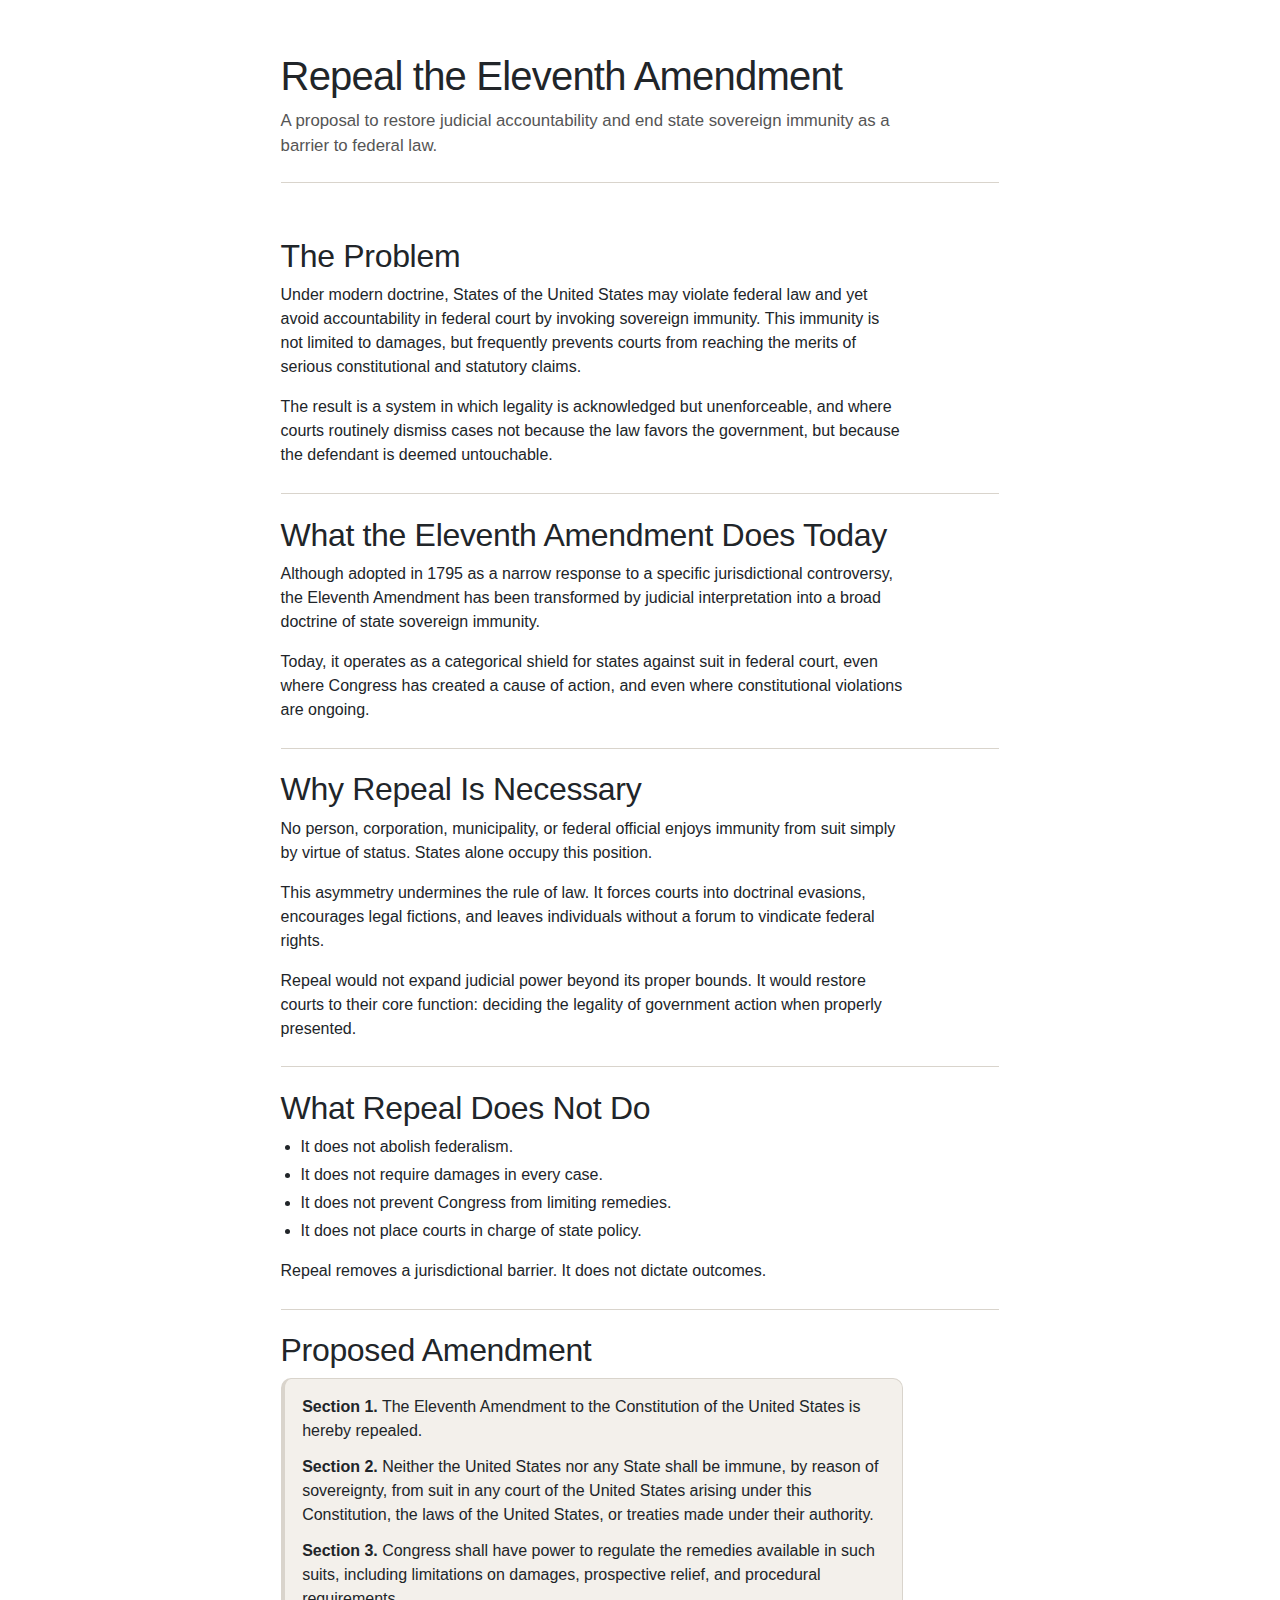
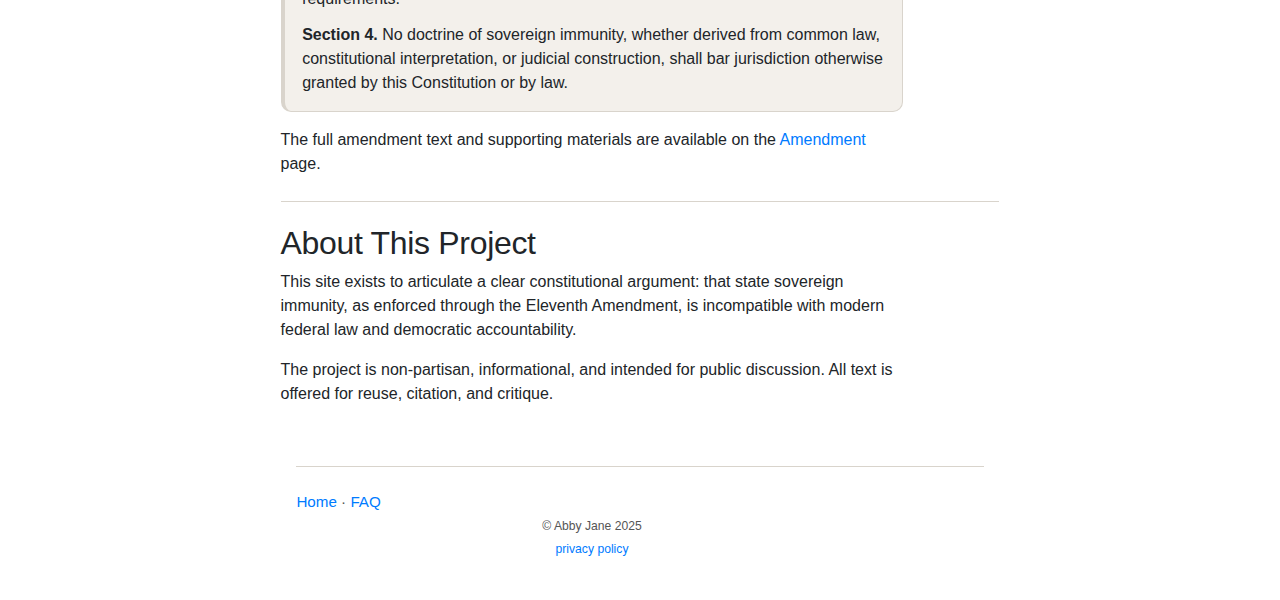
<file: docs/index.html>
<!DOCTYPE html>
<html lang="en">
<head>
  <meta charset="utf-8">
  <title>Repeal the Eleventh Amendment</title>
  <meta name="viewport" content="width=device-width, initial-scale=1">

  <meta name="description" content="A proposal to repeal the Eleventh Amendment to restore judicial accountability and eliminate state sovereign immunity as a barrier to federal law enforcement.">

  <link rel="stylesheet" href="assets/style.css">
  <link rel="icon" type="image/x-icon" href="favicon.png">
  <link
     rel="stylesheet"
     href="https://maxcdn.bootstrapcdn.com/bootstrap/4.0.0/css/bootstrap.min.css"
     integrity="sha384-Gn5384xqQ1aoWXA+058RXPxPg6fy4IWvTNh0E263XmFcJlSAwiGgFAW/dAiS6JXm"
     crossorigin="anonymous"
  />
</head>

<body>
  <header>
    <h1>Repeal the Eleventh Amendment</h1>
    <p class="subtitle">
      A proposal to restore judicial accountability and end state sovereign immunity as a barrier to federal law.
    </p>
  </header>

  <main>
    <section>
      <h2>The Problem</h2>
      <p>
        Under modern doctrine, States of the United States may violate federal law and yet avoid accountability
        in federal court by invoking sovereign immunity. This immunity is not limited to damages, but frequently
        prevents courts from reaching the merits of serious constitutional and statutory claims.
      </p>
      <p>
        The result is a system in which legality is acknowledged but unenforceable, and where courts routinely
        dismiss cases not because the law favors the government, but because the defendant is deemed untouchable.
      </p>
    </section>

    <section>
      <h2>What the Eleventh Amendment Does Today</h2>
      <p>
        Although adopted in 1795 as a narrow response to a specific jurisdictional controversy, the Eleventh
        Amendment has been transformed by judicial interpretation into a broad doctrine of state sovereign
        immunity.
      </p>
      <p>
        Today, it operates as a categorical shield for states against suit in federal court, even where Congress
        has created a cause of action, and even where constitutional violations are ongoing.
      </p>
    </section>

    <section>
      <h2>Why Repeal Is Necessary</h2>
      <p>
        No person, corporation, municipality, or federal official enjoys immunity from suit simply by virtue of
        status. States alone occupy this position.
      </p>
      <p>
        This asymmetry undermines the rule of law. It forces courts into doctrinal evasions, encourages legal
        fictions, and leaves individuals without a forum to vindicate federal rights.
      </p>
      <p>
        Repeal would not expand judicial power beyond its proper bounds. It would restore courts to their core
        function: deciding the legality of government action when properly presented.
      </p>
    </section>

    <section>
      <h2>What Repeal Does Not Do</h2>
      <ul>
        <li>It does not abolish federalism.</li>
        <li>It does not require damages in every case.</li>
        <li>It does not prevent Congress from limiting remedies.</li>
        <li>It does not place courts in charge of state policy.</li>
      </ul>
      <p>
        Repeal removes a jurisdictional barrier. It does not dictate outcomes.
      </p>
    </section>

    <section>
      <h2>Proposed Amendment</h2>
      <blockquote>
        <p><strong>Section 1.</strong> The Eleventh Amendment to the Constitution of the United States is hereby repealed.</p>
        <p><strong>Section 2.</strong> Neither the United States nor any State shall be immune, by reason of sovereignty,
        from suit in any court of the United States arising under this Constitution, the laws of the United States,
        or treaties made under their authority.</p>
        <p><strong>Section 3.</strong> Congress shall have power to regulate the remedies available in such suits,
        including limitations on damages, prospective relief, and procedural requirements.</p>
        <p><strong>Section 4.</strong> No doctrine of sovereign immunity, whether derived from common law,
        constitutional interpretation, or judicial construction, shall bar jurisdiction otherwise granted by
        this Constitution or by law.</p>
      </blockquote>

      <p>
        The full amendment text and supporting materials are available on the
        <a href="amendment.html">Amendment</a> page.
      </p>
    </section>

    <section>
      <h2>About This Project</h2>
      <p>
        This site exists to articulate a clear constitutional argument: that state sovereign immunity, as enforced
        through the Eleventh Amendment, is incompatible with modern federal law and democratic accountability.
      </p>
      <p>
        The project is non-partisan, informational, and intended for public discussion. All text is offered for
        reuse, citation, and critique.
      </p>
    </section>
  </main>

  <footer>
	  
	  <p>
		<a href="index.html">Home</a> · <a href="faq.html">FAQ</a>
      </p>
      <p class="text-center">
          <small
            >© Abby Jane 2025<br />
            <a
              href="#privacyModal"
              data-toggle="modal"
              data-target="#privacyModal"
              >privacy policy</a
            ></small
          >
        </p>
        <!-- </main> -->
      </div>
      <div
        class="modal fade"
        id="privacyModal"
        tabindex="-1"
        role="dialog"
        aria-labelledby="exampleModalLabel"
        aria-hidden="true"
      >
        <div class="modal-dialog modal-dialog-centered" role="document">
          <div class="modal-content">
            <div class="modal-header">
              <h3 class="modal-title h5" id="exampleModalLabel">
                privacy policy.
              </h3>
              <button
                type="button"
                class="close"
                data-dismiss="modal"
                aria-label="Close"
              >
                <span aria-hidden="true">×</span>
              </button>
            </div>
            <div class="modal-body">
              <p>I do not want your data.</p>
              <p>I am not a fae trickster.</p>
              <p>What are you a cop?</p>
              <p>
                If you're a cop you have to tell me otherwise it's entrapment.
              </p>
            </div>
            <div class="modal-footer">
              <button
                type="button"
                class="btn btn-secondary"
                data-dismiss="modal"
              >
                Close
              </button>
            </div>
          </div>
        </div>
      </div>
    </div>

    <!-- Scripts -->
    <script
      src="https://code.jquery.com/jquery-3.2.1.slim.min.js"
      integrity="sha384-KJ3o2DKtIkvYIK3UENzmM7KCkRr/rE9/Qpg6aAZGJwFDMVNA/GpGFF93hXpG5KkN"
      crossorigin="anonymous"
    ></script>
    <script
      src="https://cdnjs.cloudflare.com/ajax/libs/popper.js/1.12.9/umd/popper.min.js"
      integrity="sha384-ApNbgh9B+Y1QKtv3Rn7W3mgPxhU9K/ScQsAP7hUibX39j7fakFPskvXusvfa0b4Q"
      crossorigin="anonymous"
    ></script>
    <script
      src="https://maxcdn.bootstrapcdn.com/bootstrap/4.0.0/js/bootstrap.min.js"
      integrity="sha384-JZR6Spejh4U02d8jOt6vLEHfe/JQGiRRSQQxSfFWpi1MquVdAyjUar5+76PVCmYl"
      crossorigin="anonymous"
    ></script>

    <script>
      const btn = document.getElementById("copyFp");
      if (btn) {
        btn.addEventListener("click", async () => {
          const t = document.getElementById("fingerprint").textContent.trim();
          try {
            await navigator.clipboard.writeText(t);
            alert("PGP fingerprint copied");
          } catch {
            alert("Copy failed — select and copy manually.");
          }
        });
      }
    </script>
  </footer>
</body>
</html>
</file>
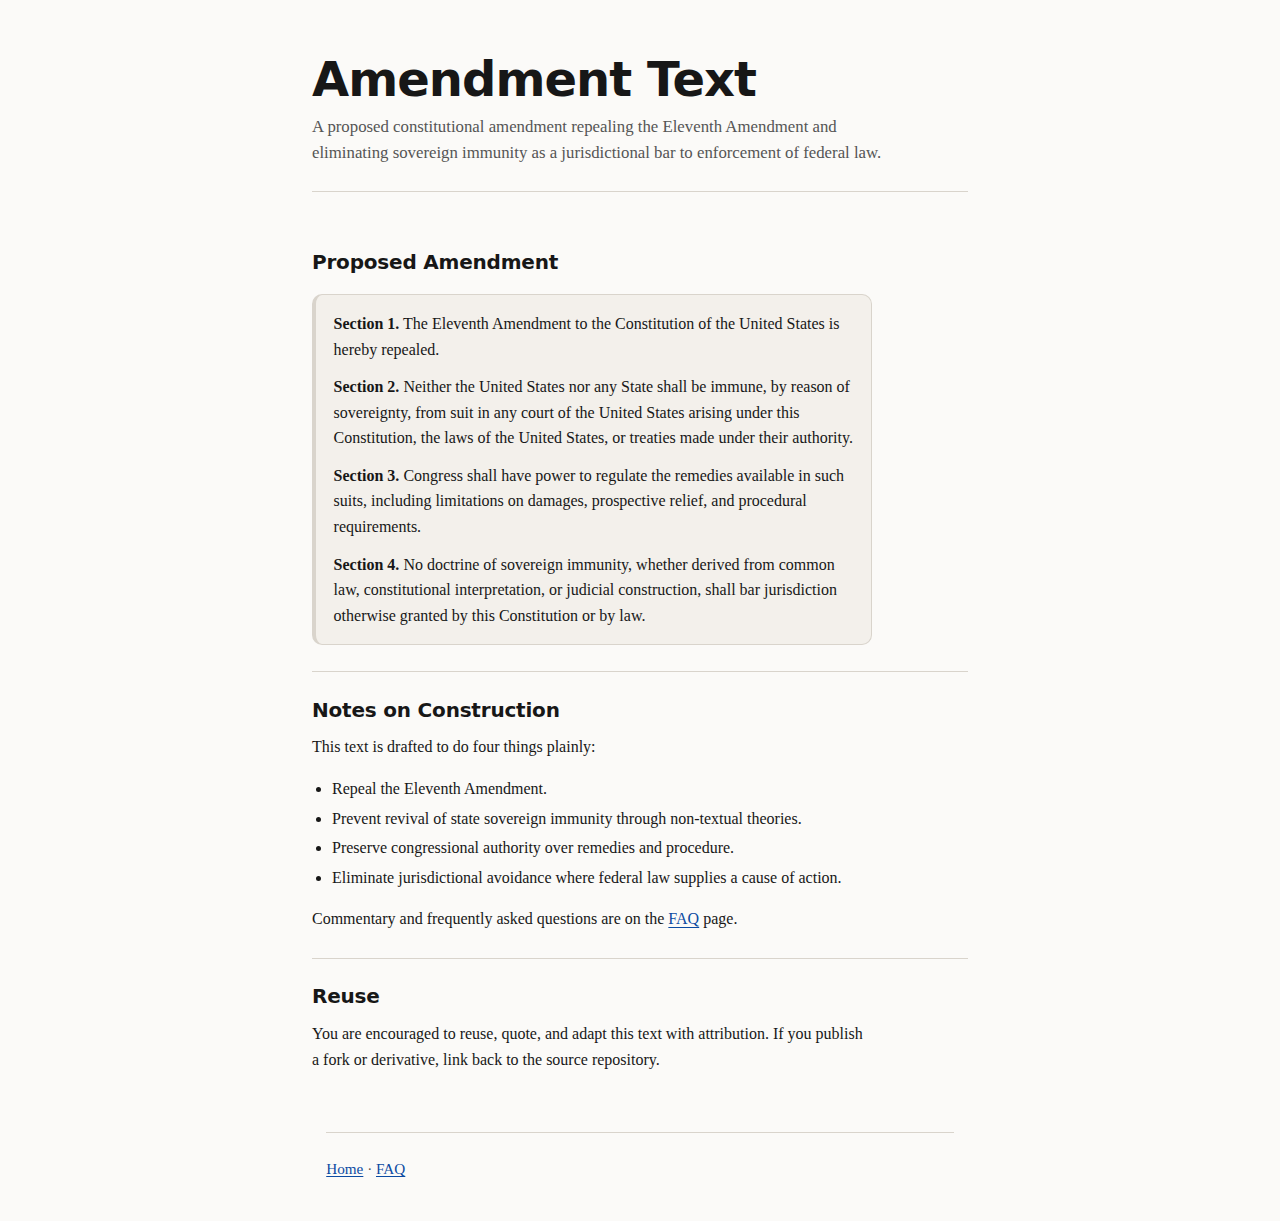
<file: docs/amendment.html>
<!DOCTYPE html>
<html lang="en">
<head>
  <meta charset="utf-8">
  <title>Amendment Text | Repeal the Eleventh Amendment</title>
  <meta name="viewport" content="width=device-width, initial-scale=1">

  <meta name="description" content="Proposed constitutional amendment repealing the Eleventh Amendment and disavowing sovereign immunity as a jurisdictional bar in federal question cases.">

  <link rel="stylesheet" href="assets/style.css">
</head>

<body>
  <header>
    <h1>Amendment Text</h1>
    <p class="subtitle">
      A proposed constitutional amendment repealing the Eleventh Amendment and eliminating sovereign immunity as a jurisdictional bar to enforcement of federal law.
    </p>
  </header>

  <main>
    <section>
      <h2>Proposed Amendment</h2>
      <blockquote>
        <p><strong>Section 1.</strong> The Eleventh Amendment to the Constitution of the United States is hereby repealed.</p>

        <p><strong>Section 2.</strong> Neither the United States nor any State shall be immune, by reason of sovereignty, from suit in any court of the United States arising under this Constitution, the laws of the United States, or treaties made under their authority.</p>

        <p><strong>Section 3.</strong> Congress shall have power to regulate the remedies available in such suits, including limitations on damages, prospective relief, and procedural requirements.</p>

        <p><strong>Section 4.</strong> No doctrine of sovereign immunity, whether derived from common law, constitutional interpretation, or judicial construction, shall bar jurisdiction otherwise granted by this Constitution or by law.</p>
      </blockquote>
    </section>

    <section>
      <h2>Notes on Construction</h2>
      <p>
        This text is drafted to do four things plainly:
      </p>
      <ul>
        <li>Repeal the Eleventh Amendment.</li>
        <li>Prevent revival of state sovereign immunity through non-textual theories.</li>
        <li>Preserve congressional authority over remedies and procedure.</li>
        <li>Eliminate jurisdictional avoidance where federal law supplies a cause of action.</li>
      </ul>
      <p>
        Commentary and frequently asked questions are on the <a href="faq.html">FAQ</a> page.
      </p>
    </section>

    <section>
      <h2>Reuse</h2>
      <p>
        You are encouraged to reuse, quote, and adapt this text with attribution. If you publish a fork or derivative, link back to the source repository.
      </p>
    </section>
  </main>

  <footer>
    <p>
      <a href="index.html">Home</a> · <a href="faq.html">FAQ</a>
    </p>
  </footer>
</body>
</html>
</file>
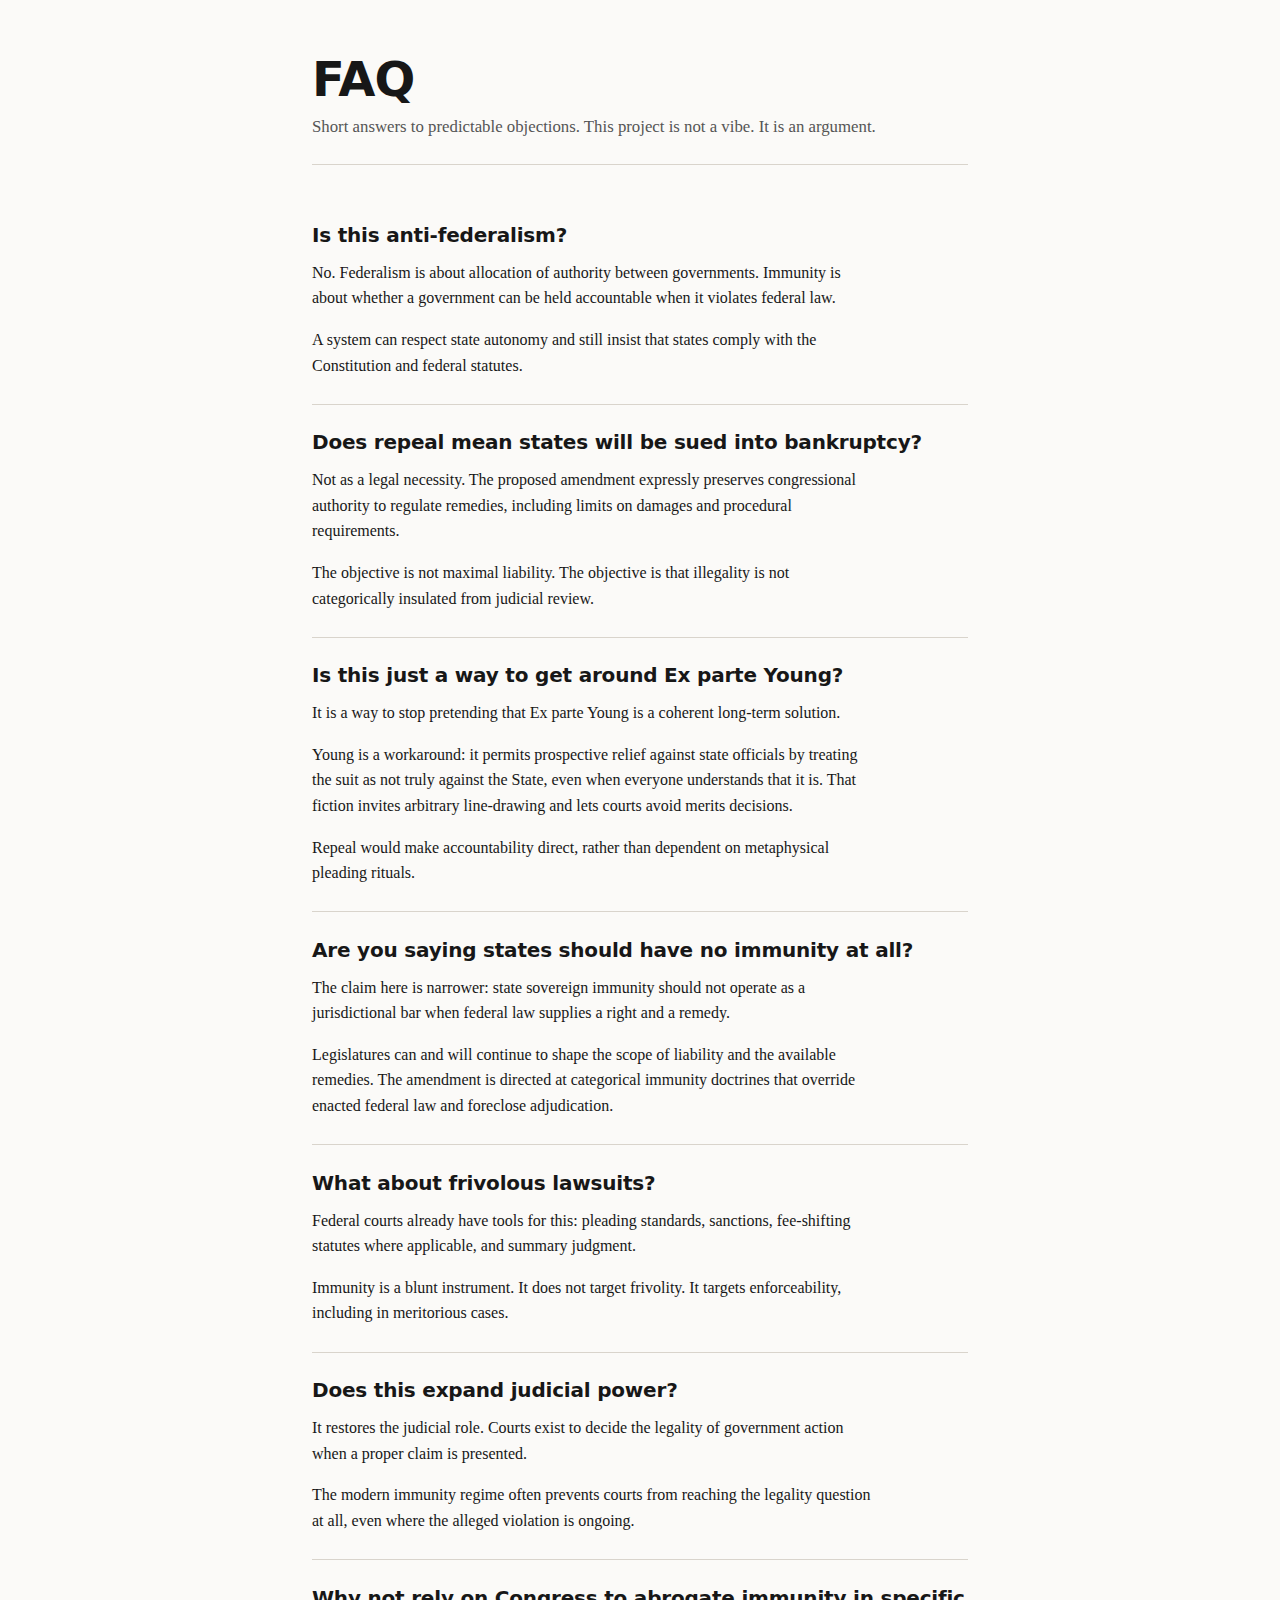
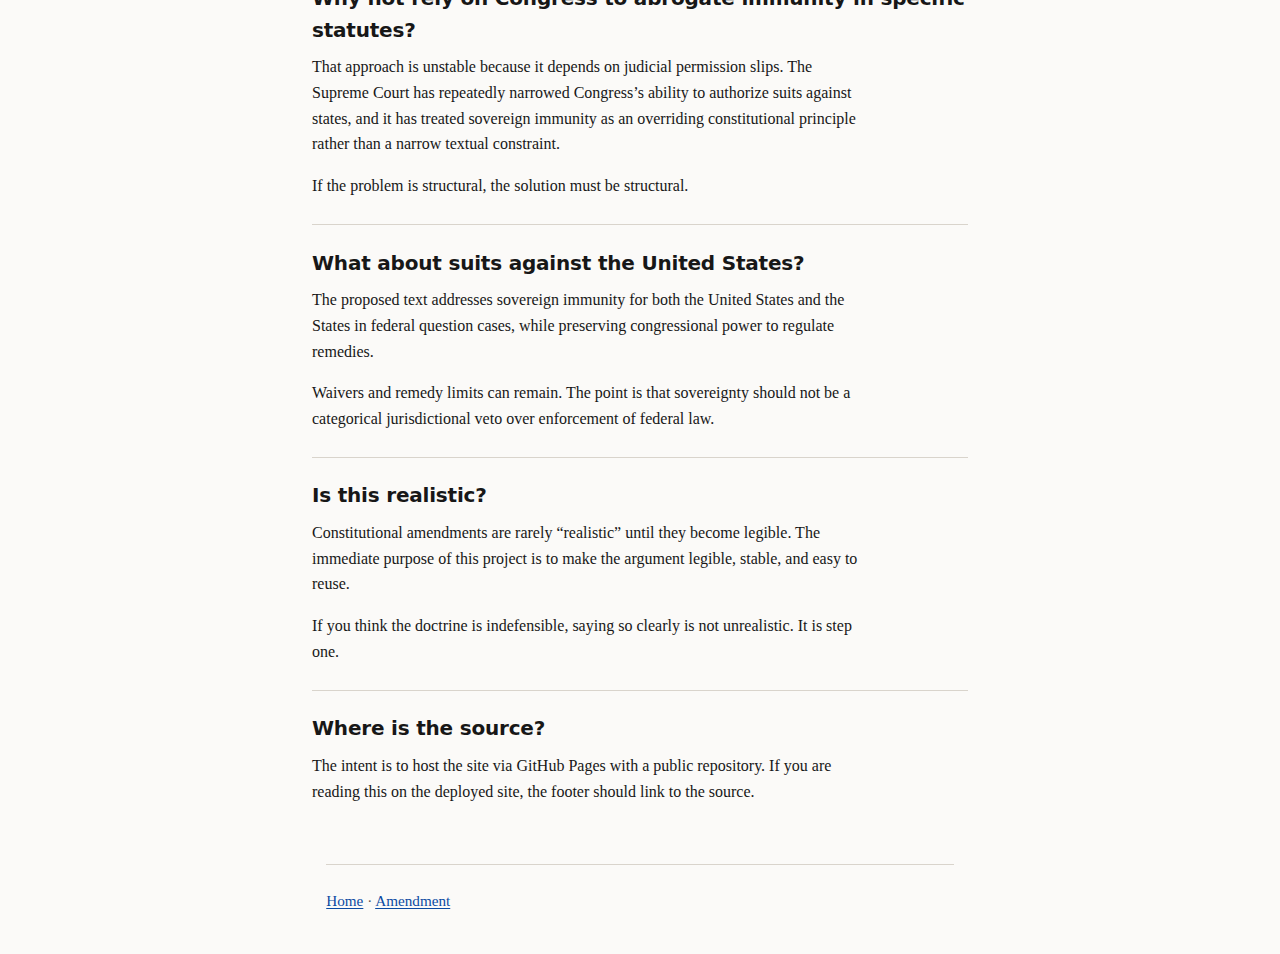
<file: docs/faq.html>
<!DOCTYPE html>
<html lang="en">
<head>
  <meta charset="utf-8">
  <title>FAQ | Repeal the Eleventh Amendment</title>
  <meta name="viewport" content="width=device-width, initial-scale=1">

  <meta name="description" content="Frequently asked questions about repealing the Eleventh Amendment and ending state sovereign immunity as a barrier to federal law enforcement.">

  <link rel="stylesheet" href="assets/style.css">
</head>

<body>
  <header>
    <h1>FAQ</h1>
    <p class="subtitle">
      Short answers to predictable objections. This project is not a vibe. It is an argument.
    </p>
  </header>

  <main>
    <section>
      <h2>Is this anti-federalism?</h2>
      <p>
        No. Federalism is about allocation of authority between governments. Immunity is about whether a government can be held accountable when it violates federal law.
      </p>
      <p>
        A system can respect state autonomy and still insist that states comply with the Constitution and federal statutes.
      </p>
    </section>

    <section>
      <h2>Does repeal mean states will be sued into bankruptcy?</h2>
      <p>
        Not as a legal necessity. The proposed amendment expressly preserves congressional authority to regulate remedies, including limits on damages and procedural requirements.
      </p>
      <p>
        The objective is not maximal liability. The objective is that illegality is not categorically insulated from judicial review.
      </p>
    </section>

    <section>
      <h2>Is this just a way to get around Ex parte Young?</h2>
      <p>
        It is a way to stop pretending that Ex parte Young is a coherent long-term solution.
      </p>
      <p>
        Young is a workaround: it permits prospective relief against state officials by treating the suit as not truly against the State, even when everyone understands that it is. That fiction invites arbitrary line-drawing and lets courts avoid merits decisions.
      </p>
      <p>
        Repeal would make accountability direct, rather than dependent on metaphysical pleading rituals.
      </p>
    </section>

    <section>
      <h2>Are you saying states should have no immunity at all?</h2>
      <p>
        The claim here is narrower: state sovereign immunity should not operate as a jurisdictional bar when federal law supplies a right and a remedy.
      </p>
      <p>
        Legislatures can and will continue to shape the scope of liability and the available remedies. The amendment is directed at categorical immunity doctrines that override enacted federal law and foreclose adjudication.
      </p>
    </section>

    <section>
      <h2>What about frivolous lawsuits?</h2>
      <p>
        Federal courts already have tools for this: pleading standards, sanctions, fee-shifting statutes where applicable, and summary judgment.
      </p>
      <p>
        Immunity is a blunt instrument. It does not target frivolity. It targets enforceability, including in meritorious cases.
      </p>
    </section>

    <section>
      <h2>Does this expand judicial power?</h2>
      <p>
        It restores the judicial role. Courts exist to decide the legality of government action when a proper claim is presented.
      </p>
      <p>
        The modern immunity regime often prevents courts from reaching the legality question at all, even where the alleged violation is ongoing.
      </p>
    </section>

    <section>
      <h2>Why not rely on Congress to abrogate immunity in specific statutes?</h2>
      <p>
        That approach is unstable because it depends on judicial permission slips. The Supreme Court has repeatedly narrowed Congress’s ability to authorize suits against states, and it has treated sovereign immunity as an overriding constitutional principle rather than a narrow textual constraint.
      </p>
      <p>
        If the problem is structural, the solution must be structural.
      </p>
    </section>

    <section>
      <h2>What about suits against the United States?</h2>
      <p>
        The proposed text addresses sovereign immunity for both the United States and the States in federal question cases, while preserving congressional power to regulate remedies.
      </p>
      <p>
        Waivers and remedy limits can remain. The point is that sovereignty should not be a categorical jurisdictional veto over enforcement of federal law.
      </p>
    </section>

    <section>
      <h2>Is this realistic?</h2>
      <p>
        Constitutional amendments are rarely “realistic” until they become legible. The immediate purpose of this project is to make the argument legible, stable, and easy to reuse.
      </p>
      <p>
        If you think the doctrine is indefensible, saying so clearly is not unrealistic. It is step one.
      </p>
    </section>

    <section>
      <h2>Where is the source?</h2>
      <p>
        The intent is to host the site via GitHub Pages with a public repository. If you are reading this on the deployed site, the footer should link to the source.
      </p>
    </section>
  </main>

  <footer>
    <p>
      <a href="index.html">Home</a> · <a href="amendment.html">Amendment</a>
    </p>
  </footer>
</body>
</html>
</file>
<file: docs/assets/style.css>
/* repealthe11th.cloverdalelane.com
   Minimal, print-friendly, law-memo aesthetic.
   No JS. No gimmicks. Just text that reads well.
*/

:root{
  --bg: #fbfaf8;
  --text: #171717;
  --muted: #555;
  --rule: #d9d4cc;
  --link: #0b4aa2;
  --link-hover: #08356f;
  --quote-bg: #f3f0eb;

  --measure: 70ch;
  --radius: 10px;

  --serif: ui-serif, "Iowan Old Style", "Palatino Linotype", Palatino, "Book Antiqua", Georgia, serif;
  --sans: ui-sans-serif, system-ui, -apple-system, Segoe UI, Roboto, Ubuntu, Cantarell, "Noto Sans", Arial, sans-serif;
  --mono: ui-monospace, SFMono-Regular, Menlo, Monaco, Consolas, "Liberation Mono", "Courier New", monospace;
}

* { box-sizing: border-box; }

html, body{
  height: 100%;
}

body{
  margin: 0;
  padding: 0;
  background: var(--bg);
  color: var(--text);
  font-family: var(--serif);
  line-height: 1.6;
  text-rendering: optimizeLegibility;
  -webkit-font-smoothing: antialiased;
  font-kerning: normal;
}

header, main, footer{
  width: min(100% - 2rem, calc(var(--measure) + 6rem));
  margin: 0 auto;
}

header{
  padding: 3.25rem 0 1.5rem 0;
  border-bottom: 1px solid var(--rule);
}

h1{
  margin: 0 0 0.4rem 0;
  font-family: var(--sans);
  font-size: clamp(2rem, 2.5vw + 1rem, 3rem);
  line-height: 1.15;
  letter-spacing: -0.02em;
}

.subtitle{
  margin: 0;
  color: var(--muted);
  font-size: 1.05rem;
  max-width: var(--measure);
}

main{
  padding: 1.75rem 0 2.75rem 0;
}

section{
  margin: 1.6rem 0 0 0;
}

section + section{
  padding-top: 1.35rem;
  border-top: 1px solid var(--rule);
}

h2{
  margin: 0 0 0.55rem 0;
  font-family: var(--sans);
  font-size: 1.25rem;
  letter-spacing: -0.01em;
}

p{
  margin: 0 0 1rem 0;
  max-width: var(--measure);
}

ul{
  margin: 0.35rem 0 1rem 1.25rem;
  padding: 0;
  max-width: var(--measure);
}

li{
  margin: 0.25rem 0;
}

a{
  color: var(--link);
  text-decoration: underline;
  text-underline-offset: 0.16em;
  text-decoration-thickness: 0.08em;
}

a:hover, a:focus{
  color: var(--link-hover);
}

a:focus{
  outline: 2px solid rgba(11, 74, 162, 0.25);
  outline-offset: 3px;
  border-radius: 4px;
}

blockquote{
  margin: 1rem 0 1.25rem 0;
  padding: 1rem 1.1rem;
  background: var(--quote-bg);
  border: 1px solid var(--rule);
  border-left: 4px solid var(--rule);
  border-radius: var(--radius);
  max-width: var(--measure);
}

blockquote p{
  margin: 0 0 0.75rem 0;
}

blockquote p:last-child{
  margin-bottom: 0;
}

strong{
  font-weight: 700;
}

code, pre{
  font-family: var(--mono);
  font-size: 0.95em;
}

footer{
  padding: 1.5rem 0 2.5rem 0;
  border-top: 1px solid var(--rule);
  color: var(--muted);
  font-size: 0.95rem;
}

footer p{
  margin: 0;
}

/* Slightly tighter on very small screens */
@media (max-width: 520px){
  header{
    padding-top: 2.5rem;
  }
  main{
    padding-top: 1.25rem;
  }
  blockquote{
    padding: 0.9rem;
  }
}

/* Print: remove background, keep rules light, preserve links */
@media print{
  :root{
    --bg: #ffffff;
    --quote-bg: #ffffff;
    --rule: #cfcfcf;
    --link: #000000;
    --link-hover: #000000;
  }
  body{
    background: #ffffff;
  }
  header, main, footer{
    width: 100%;
    margin: 0;
  }
  a{
    text-decoration: none;
    color: #000;
  }
  blockquote{
    border-left: 3px solid #cfcfcf;
  }
}

.top-nav {
  width: 100%;
  border-bottom: 1px solid #ddd;
  padding: 0.75rem 1rem;
  background: #fff;
}

.top-nav ul {
  list-style: none;
  margin: 0;
  padding: 0;
  display: flex;
  gap: 1.5rem;
}

.top-nav a {
  text-decoration: none;
  color: #222;
  font-weight: 500;
}

.top-nav a:hover {
  text-decoration: underline;
}
</file>
